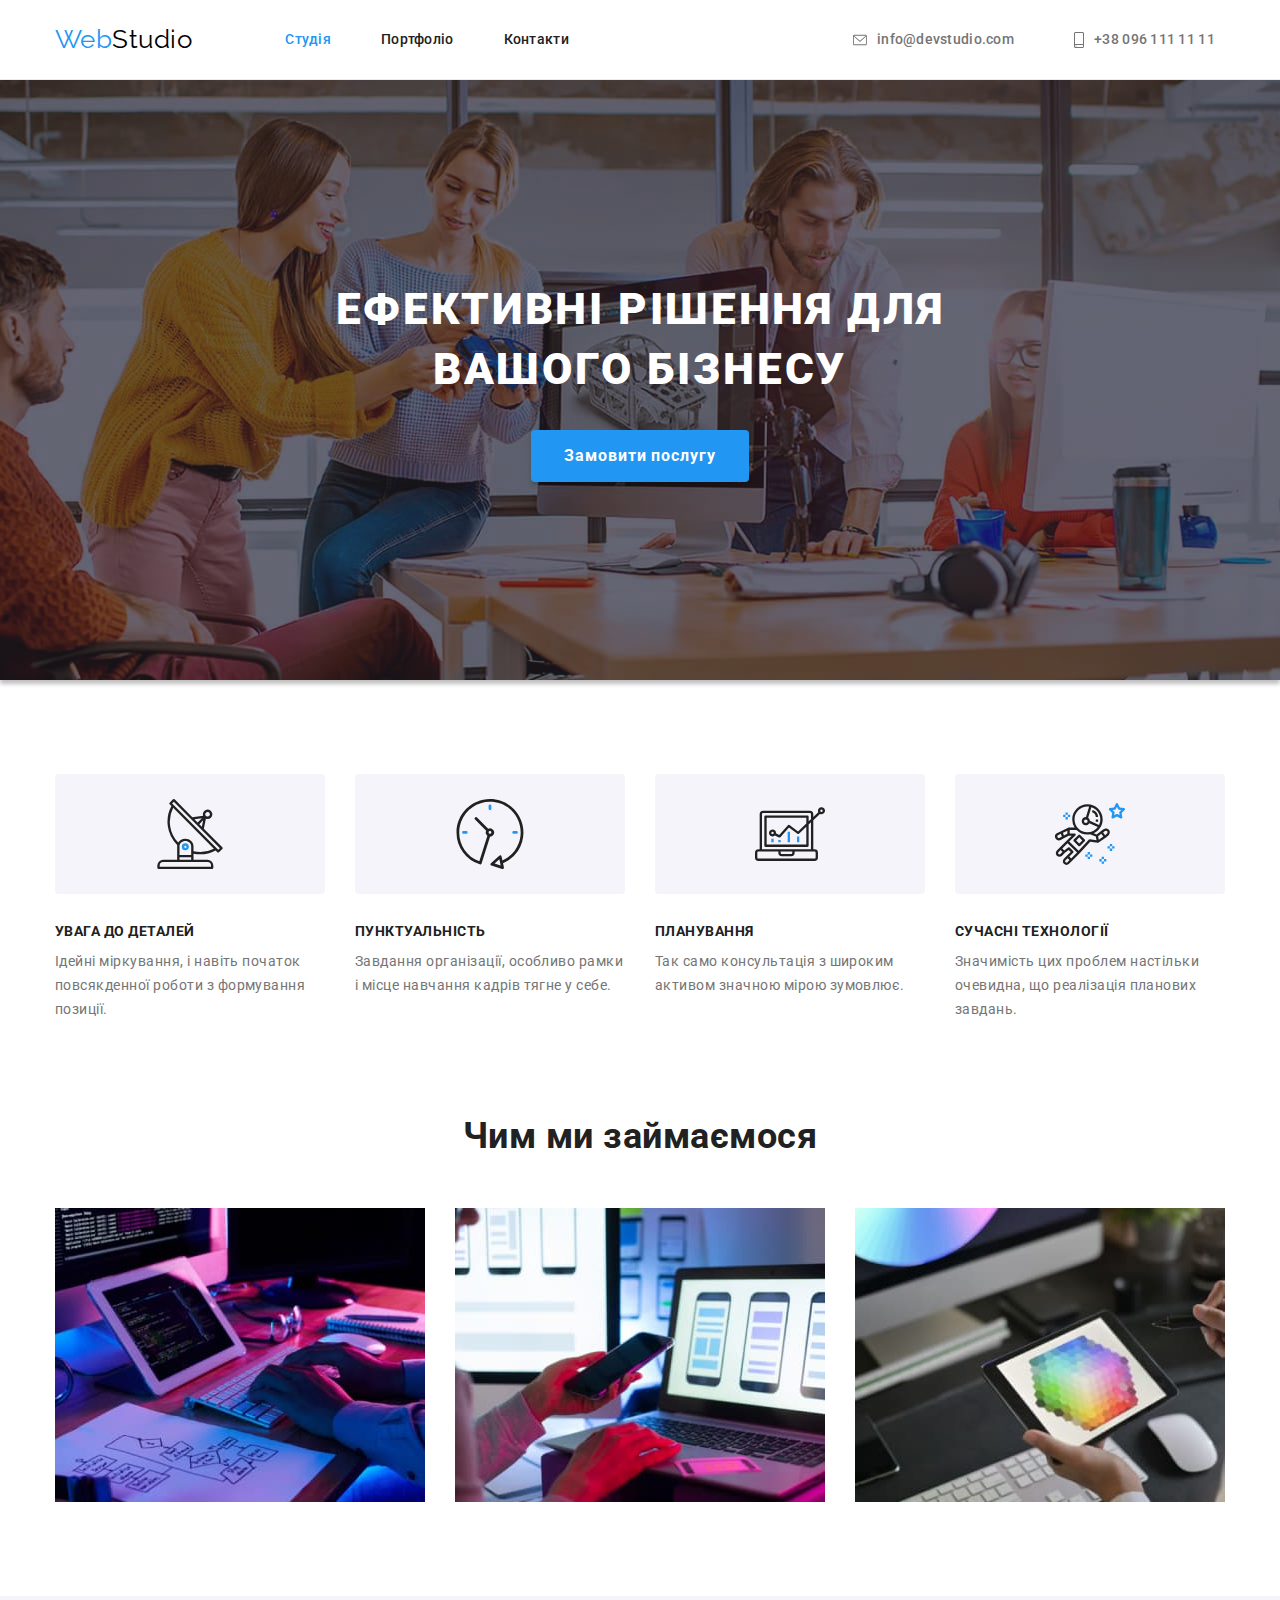
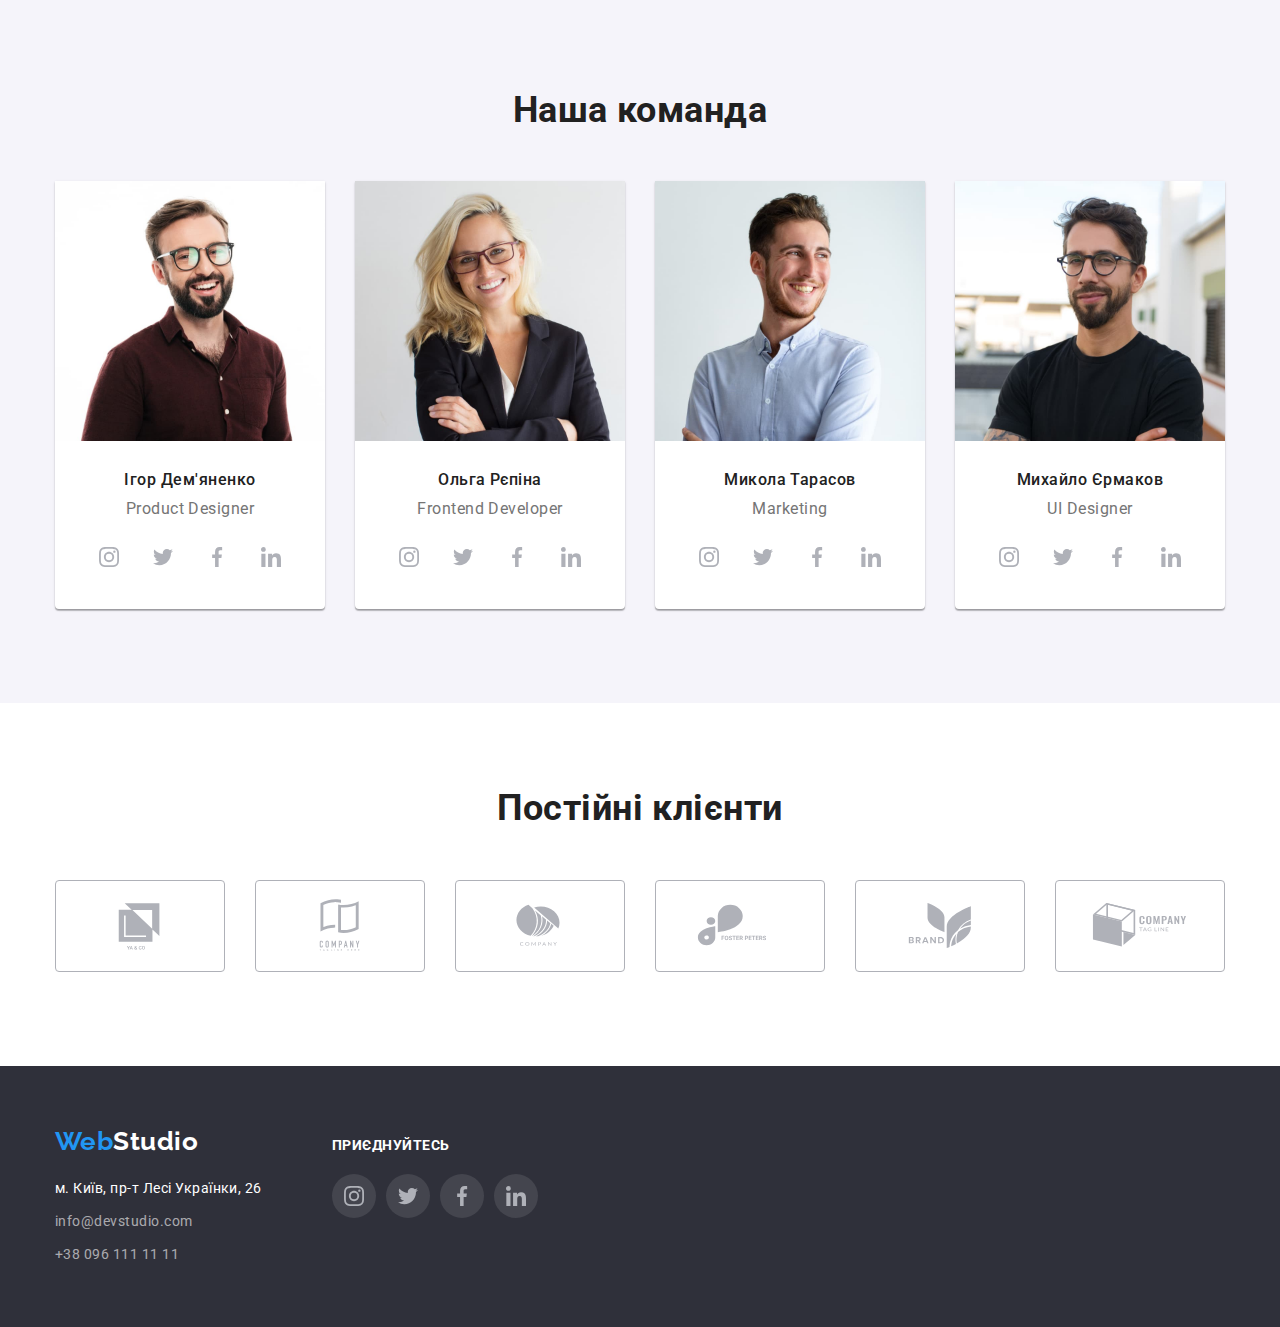
<file: index.html>
<!DOCTYPE html>
<html lang="uk">
  <head>
    <meta charset="UTF-8" />
    <meta http-equiv="X-UA-Compatible" content="IE=edge" />
    <meta name="viewport" content="width=device-width, initial-scale=1.0" />
    <title>Студія</title>
    <link rel="preconnect" href="https://fonts.googleapis.com" />
    <link rel="preconnect" href="https://fonts.gstatic.com" crossorigin />
    <link
      href="https://fonts.googleapis.com/css2?family=Raleway:wght@700&family=Roboto:wght@400;500;700;900&display=swap"
      rel="stylesheet"
    />
    <link
      rel="stylesheet"
      href="https://cdnjs.cloudflare.com/ajax/libs/modern-normalize/1.1.0/modern-normalize.min.css"
    />
    <link rel="stylesheet" href="./css/styles.css" />
  </head>
  <body>
    <!--Section header-->
    <header class="page-header">
      <div class="container">
        <div class="main-site">
          <nav class="main-nav">
            <a href="./index.html" class="logo link"><span class="logo-web">Web</span>Studio</a>
            <ul class="site-nav list">
              <li class="item">
                <a href="./index.html" class="link current">Студія</a>
              </li>
              <li class="item">
                <a href="./portfolio.html" class="link">Портфоліо</a>
              </li>
              <li class="item">
                <a href="" class="link">Контакти</a>
              </li>
            </ul>
          </nav>
          <ul class="auth-nav list">
            <li class="item social-item">
              <a
                href="mailto:info@devstudio.com"
                target="_blank"
                rel="noopener noreferrer nofollow"
                class="auth-social-link link"
                ><svg class="auth-icon" width="16" height="12">
                  <use href="./images/icons.svg#icon-mail"></use>
                </svg>
                info@devstudio.com</a
              >
            </li>
            <li class="item social-item">
              <a
                href="tel:+380961111111"
                target="_blank"
                rel="noopener noreferrer nofollow"
                class="auth-social-link link"
                ><svg class="auth-icon" width="10" height="16">
                  <use href="./images/icons.svg#icon-phone"></use>
                </svg>
                +38 096 111 11 11</a
              >
            </li>
          </ul>
        </div>
      </div>
    </header>
    <!--Section hero-->
    <main>
      <section class="hero section">
        <div class="container">
          <h1 class="hero-title">Ефективні рішення для вашого бізнесу</h1>
          <button type="button" class="hero-button">Замовити послугу</button>
        </div>
      </section>
      <!--Section переваги-->
      <section class="adjectives section">
        <div class="container">
          <h2 class="visually-hidden">Переваги</h2>
          <ul class="adjectives-list list">
            <li class="adjectives-item">
              <div class="adjectives-svg">
                <svg class="adjectives-icon" width="70" height="70">
                  <use href="./images/icons.svg#icon-antenna"></use>
                </svg>
              </div>
              <h3 class="adjectives-title">УВАГА ДО ДЕТАЛЕЙ</h3>
              <p class="adjectives-text">
                Ідейні міркування, і навіть початок повсякденної роботи з формування позиції.
              </p>
            </li>
            <li class="adjectives-item">
              <div class="adjectives-svg">
                <svg class="adjectives-icon" width="70" height="70">
                  <use href="./images/icons.svg#icon-clock"></use>
                </svg>
              </div>
              <h3 class="adjectives-title">ПУНКТУАЛЬНІСТЬ</h3>
              <p class="adjectives-text">
                Завдання організації, особливо рамки і місце навчання кадрів тягне у себе.
              </p>
            </li>
            <li class="adjectives-item">
              <div class="adjectives-svg">
                <svg class="adjectives-icon" width="70" height="70">
                  <use href="./images/icons.svg#icon-diagram"></use>
                </svg>
              </div>
              <h3 class="adjectives-title">ПЛАНУВАННЯ</h3>
              <p class="adjectives-text">
                Так само консультація з широким активом значною мірою зумовлює.
              </p>
            </li>
            <li class="adjectives-item">
              <div class="adjectives-svg">
                <svg class="adjectives-icon" width="70" height="70">
                  <use href="./images/icons.svg#icon-astronaut"></use>
                </svg>
              </div>
              <h3 class="adjectives-title">СУЧАСНІ ТЕХНОЛОГІЇ</h3>
              <p class="adjectives-text">
                Значимість цих проблем настільки очевидна, що реалізація планових завдань.
              </p>
            </li>
          </ul>
        </div>
      </section>
      <!--Section чим ми займаємося-->
      <section class="works section">
        <div class="container">
          <h2 class="works-title">Чим ми займаємося</h2>
          <ul class="works-type list">
            <li class="item">
              <img
                class="photo"
                src="./images/page-studiya/photo-01.jpg"
                alt="людина печатає на клавіатурі"
                width="370"
              />
            </li>
            <li class="item">
              <img
                class="photo"
                src="./images/page-studiya/photo-02.jpg"
                alt="людина тримає в руках телефон"
                width="370"
              />
            </li>
            <li class="item">
              <img
                class="photo"
                src="./images/page-studiya/photo-03.jpg"
                alt="людина обираю колір на девайсі"
                width="370"
              />
            </li>
          </ul>
        </div>
      </section>
      <!--Section наша команда-->
      <section class="team section">
        <div class="container">
          <h2 class="team-title">Наша команда</h2>
          <ul class="team-type list">
            <li class="team-type-item">
              <img
                class="team-photo"
                src="./images/page-studiya/photo-04.jpg"
                alt="хлопець посміхається"
                width="270"
              />
              <h3 class="team-title-name">Ігор Дем'яненко</h3>
              <p class="team-text">Product Designer</p>
              <!--socials elements-->
              <ul class="socials-list list">
                <li class="socials-item">
                  <a
                    class="socials-link"
                    href=""
                    target="_blank"
                    rel="noopener norefferrer"
                    aria-label="Instagram"
                  >
                    <svg class="socials-icon" width="20" height="20">
                      <use href="./images/icons.svg#icon-instagram"></use>
                    </svg>
                  </a>
                </li>
                <li class="socials-item">
                  <a
                    class="socials-link"
                    href=""
                    target="_blank"
                    rel="noopener norefferrer"
                    aria-label="Twitter"
                  >
                    <svg class="socials-icon" width="20" height="20">
                      <use href="./images/icons.svg#icon-twitter"></use>
                    </svg>
                  </a>
                </li>
                <li class="socials-item">
                  <a
                    class="socials-link"
                    href=""
                    target="_blank"
                    rel="noopener norefferrer"
                    aria-label="Facebook"
                  >
                    <svg class="socials-icon" width="20" height="20">
                      <use href="./images/icons.svg#icon-facebook"></use>
                    </svg>
                  </a>
                </li>
                <li class="socials-item">
                  <a
                    class="socials-link"
                    href=""
                    target="_blank"
                    rel="noopener norefferrer"
                    aria-label="Linkedin"
                  >
                    <svg class="socials-icon" width="20" height="20">
                      <use href="./images/icons.svg#icon-linkedin"></use>
                    </svg>
                  </a>
                </li>
              </ul>
            </li>
            <li class="team-type-item">
              <img
                class="team-photo"
                src="./images/page-studiya/photo-05.jpg"
                alt="дівчина посміхається"
                width="270"
              />
              <h3 class="team-title-name">Ольга Рєпіна</h3>
              <p class="team-text">Frontend Developer</p>
              <!--socials elements-->
              <ul class="socials-list list">
                <li class="socials-item">
                  <a
                    class="socials-link"
                    href=""
                    target="_blank"
                    rel="noopener norefferrer"
                    aria-label="Instagram"
                  >
                    <svg class="socials-icon" width="20" height="20">
                      <use href="./images/icons.svg#icon-instagram"></use>
                    </svg>
                  </a>
                </li>
                <li class="socials-item">
                  <a
                    class="socials-link"
                    href=""
                    target="_blank"
                    rel="noopener norefferrer"
                    aria-label="Twitter"
                  >
                    <svg class="socials-icon" width="20" height="20">
                      <use href="./images/icons.svg#icon-twitter"></use>
                    </svg>
                  </a>
                </li>
                <li class="socials-item">
                  <a
                    class="socials-link"
                    href=""
                    target="_blank"
                    rel="noopener norefferrer"
                    aria-label="Facebook"
                  >
                    <svg class="socials-icon" width="20" height="20">
                      <use href="./images/icons.svg#icon-facebook"></use>
                    </svg>
                  </a>
                </li>
                <li class="socials-item">
                  <a
                    class="socials-link"
                    href=""
                    target="_blank"
                    rel="noopener norefferrer"
                    aria-label="Linkedin"
                  >
                    <svg class="socials-icon" width="20" height="20">
                      <use href="./images/icons.svg#icon-linkedin"></use>
                    </svg>
                  </a>
                </li>
              </ul>
            </li>
            <li class="team-type-item">
              <img
                class="team-photo"
                src="./images/page-studiya/photo-06.jpg"
                alt="хлопець посміхається"
                width="270"
              />
              <h3 class="team-title-name">Микола Тарасов</h3>
              <p class="team-text">Marketing</p>
              <!--socials elements-->
              <ul class="socials-list list">
                <li class="socials-item">
                  <a
                    class="socials-link"
                    href=""
                    target="_blank"
                    rel="noopener norefferrer"
                    aria-label="Instagram"
                  >
                    <svg class="socials-icon" width="20" height="20">
                      <use href="./images/icons.svg#icon-instagram"></use>
                    </svg>
                  </a>
                </li>
                <li class="socials-item">
                  <a
                    class="socials-link"
                    href=""
                    target="_blank"
                    rel="noopener norefferrer"
                    aria-label="Twitter"
                  >
                    <svg class="socials-icon" width="20" height="20">
                      <use href="./images/icons.svg#icon-twitter"></use>
                    </svg>
                  </a>
                </li>
                <li class="socials-item">
                  <a
                    class="socials-link"
                    href=""
                    target="_blank"
                    rel="noopener norefferrer"
                    aria-label="Facebook"
                  >
                    <svg class="socials-icon" width="20" height="20">
                      <use href="./images/icons.svg#icon-facebook"></use>
                    </svg>
                  </a>
                </li>
                <li class="socials-item">
                  <a
                    class="socials-link"
                    href=""
                    target="_blank"
                    rel="noopener norefferrer"
                    aria-label="Linkedin"
                  >
                    <svg class="socials-icon" width="20" height="20">
                      <use href="./images/icons.svg#icon-linkedin"></use>
                    </svg>
                  </a>
                </li>
              </ul>
            </li>
            <li class="team-type-item">
              <img
                class="team-photo"
                src="./images/page-studiya/photo-07.jpg"
                alt="хлопець посміхається"
                width="270"
              />
              <h3 class="team-title-name">Михайло Єрмаков</h3>
              <p class="team-text">UI Designer</p>
              <!--socials elements-->
              <ul class="socials-list list">
                <li class="socials-item">
                  <a
                    class="socials-link"
                    href=""
                    target="_blank"
                    rel="noopener norefferrer"
                    aria-label="Instagram"
                  >
                    <svg class="socials-icon" width="20" height="20">
                      <use href="./images/icons.svg#icon-instagram"></use>
                    </svg>
                  </a>
                </li>
                <li class="socials-item">
                  <a
                    class="socials-link"
                    href=""
                    target="_blank"
                    rel="noopener norefferrer"
                    aria-label="Twitter"
                  >
                    <svg class="socials-icon" width="20" height="20">
                      <use href="./images/icons.svg#icon-twitter"></use>
                    </svg>
                  </a>
                </li>
                <li class="socials-item">
                  <a
                    class="socials-link"
                    href=""
                    target="_blank"
                    rel="noopener norefferrer"
                    aria-label="Facebook"
                  >
                    <svg class="socials-icon" width="20" height="20">
                      <use href="./images/icons.svg#icon-facebook"></use>
                    </svg>
                  </a>
                </li>
                <li class="socials-item">
                  <a
                    class="socials-link"
                    href=""
                    target="_blank"
                    rel="noopener norefferrer"
                    aria-label="Linkedin"
                  >
                    <svg class="socials-icon" width="20" height="20">
                      <use href="./images/icons.svg#icon-linkedin"></use>
                    </svg>
                  </a>
                </li>
              </ul>
              <!--socials elements-->
            </li>
          </ul>
        </div>
      </section>
      <!--section clients-->
      <section class="clients section">
        <div class="container">
          <h2 class="clients-title">Постійні клієнти</h2>
          <ul class="clients-list list">
            <li class="clients-item">
              <a class="clients-link" href="">
                <svg class="clients-icon" width="106" height="60">
                  <use href="./images/icons.svg#icon-client-1"></use>
                </svg>
              </a>
            </li>
            <li class="clients-item">
              <a class="clients-link" href="">
                <svg class="clients-icon" width="106" height="60">
                  <use href="./images/icons.svg#icon-client-2"></use>
                </svg>
              </a>
            </li>
            <li class="clients-item">
              <a class="clients-link" href="">
                <svg class="clients-icon" width="106" height="60">
                  <use href="./images/icons.svg#icon-client-3"></use>
                </svg>
              </a>
            </li>
            <li class="clients-item">
              <a class="clients-link" href="">
                <svg class="clients-icon" width="106" height="60">
                  <use href="./images/icons.svg#icon-client-4"></use>
                </svg>
              </a>
            </li>
            <li class="clients-item">
              <a class="clients-link" href="">
                <svg class="clients-icon" width="106" height="60">
                  <use href="./images/icons.svg#icon-client-5"></use>
                </svg>
              </a>
            </li>
            <li class="clients-item">
              <a class="clients-link" href="">
                <svg class="clients-icon" width="106" height="60">
                  <use href="./images/icons.svg#icon-client-6"></use>
                </svg>
              </a>
            </li>
          </ul>
        </div>
      </section>
    </main>
    <footer class="footer">
      <div class="container">
        <div class="footer-wrapper">
          <div class="footer-address">
            <a href="./index.html" class="footer-logo link"
              ><span class="footer-logo-web">Web</span>Studio</a
            >
            <address class="address">
              <ul class="address-list list">
                <li class="adress-list-item">
                  <a
                    class="address-text link"
                    href="https://goo.gl/maps/JUPpin5RbH5UVB4i6"
                    target="_blank"
                    rel="noopener noreferrer"
                  >
                    м. Київ, пр-т Лесі Українки, 26</a
                  >
                </li>
                <li class="adress-list-item">
                  <a
                    class="address-mail link"
                    href="mailto:info@devstudio.com"
                    target="_blank"
                    rel="noopener noreferrer nofollow"
                    >info@devstudio.com</a
                  >
                </li>
                <li class="adress-list-item">
                  <a
                    class="address-tel link"
                    href="tel:+380961111111"
                    target="_blank"
                    rel="noopener noreferrer nofollow"
                    >+38 096 111 11 11</a
                  >
                </li>
              </ul>
            </address>
          </div>
          <div class="footer-icon">
            <h3 class="footer-subtitle">приєднуйтесь</h3>
            <ul class="socials-list list">
              <li class="socials-item">
                <a
                  class="socials-link icon-dark-bg"
                  href=""
                  target="_blank"
                  rel="noopener norefferrer"
                  aria-label="Instagram"
                >
                  <svg class="socials-icon" width="20" height="20">
                    <use href="./images/icons.svg#icon-instagram"></use>
                  </svg>
                </a>
              </li>
              <li class="socials-item">
                <a
                  class="socials-link icon-dark-bg"
                  href=""
                  target="_blank"
                  rel="noopener norefferrer"
                  aria-label="Twitter"
                >
                  <svg class="socials-icon" width="20" height="20">
                    <use href="./images/icons.svg#icon-twitter"></use>
                  </svg>
                </a>
              </li>
              <li class="socials-item">
                <a
                  class="socials-link icon-dark-bg"
                  href=""
                  target="_blank"
                  rel="noopener norefferrer"
                  aria-label="Facebook"
                >
                  <svg class="socials-icon" width="20" height="20">
                    <use href="./images/icons.svg#icon-facebook"></use>
                  </svg>
                </a>
              </li>
              <li class="socials-item">
                <a
                  class="socials-link icon-dark-bg"
                  href=""
                  target="_blank"
                  rel="noopener norefferrer"
                  aria-label="Linkedin"
                >
                  <svg class="socials-icon" width="20" height="20">
                    <use href="./images/icons.svg#icon-linkedin"></use>
                  </svg>
                </a>
              </li>
            </ul>
          </div>
        </div>
      </div>
    </footer>
  </body>
</html>
</file>
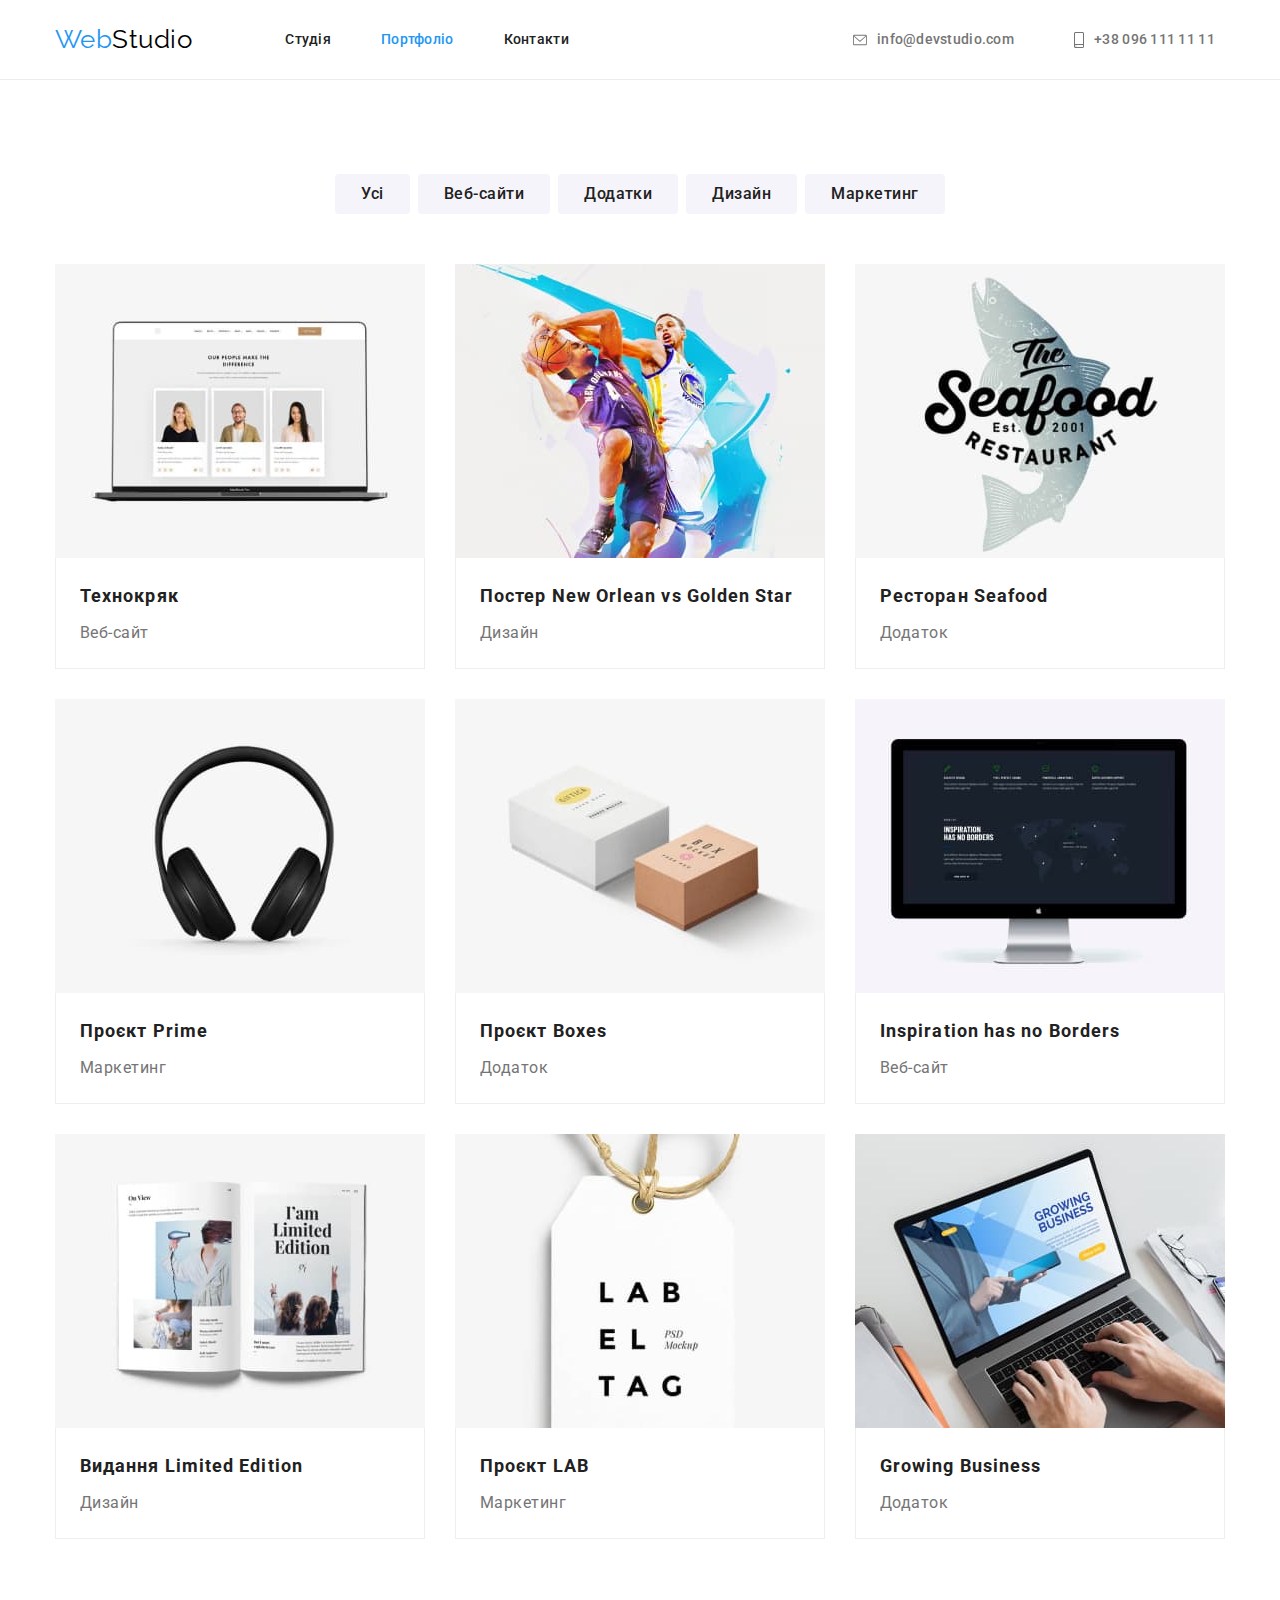
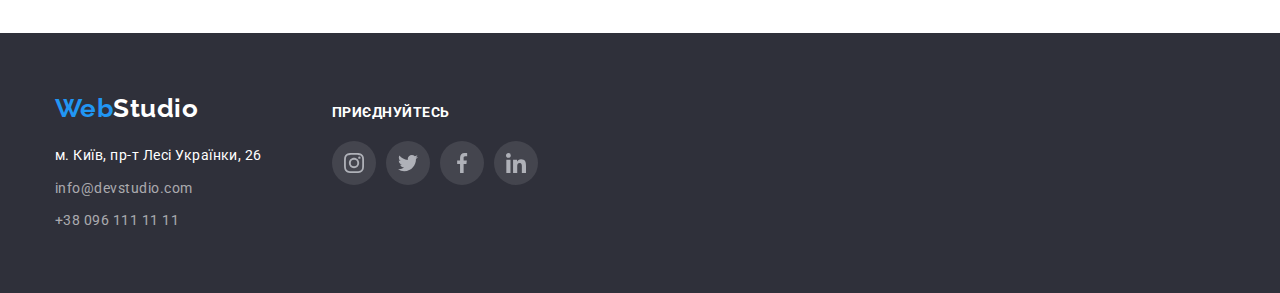
<file: portfolio.html>
<!DOCTYPE html>
<html lang="uk">
  <head>
    <meta charset="UTF-8" />
    <meta http-equiv="X-UA-Compatible" content="IE=edge" />
    <meta name="viewport" content="width=device-width, initial-scale=1.0" />
    <title>Портфоліо</title>
    <link rel="preconnect" href="https://fonts.googleapis.com" />
    <link rel="preconnect" href="https://fonts.gstatic.com" crossorigin />
    <link
      href="https://fonts.googleapis.com/css2?family=Raleway:wght@700&family=Roboto:wght@400;500;700;900&display=swap"
      rel="stylesheet"
    />
    <link
      rel="stylesheet"
      href="https://cdnjs.cloudflare.com/ajax/libs/modern-normalize/1.1.0/modern-normalize.min.css"
    />
    <link rel="stylesheet" href="./css/styles.css" />
  </head>
  <body>
    <!--Section header-->
    <header class="page-header">
      <div class="container">
        <div class="main-site">
          <nav class="main-nav">
            <a href="./index.html" class="logo link"><span class="logo-web">Web</span>Studio</a>
            <ul class="site-nav list">
              <li class="item">
                <a href="./index.html" class="link">Студія</a>
              </li>
              <li class="item">
                <a href="./portfolio.html" class="link current">Портфоліо</a>
              </li>
              <li class="item">
                <a href="#" class="link">Контакти</a>
              </li>
            </ul>
          </nav>
          <ul class="auth-nav list">
            <li class="item social-item">
              <a
                href="mailto:info@devstudio.com"
                target="_blank"
                rel="noopener noreferrer nofollow"
                class="auth-social-link link"
                ><svg class="auth-icon" width="16" height="12">
                  <use href="./images/icons.svg#icon-mail"></use>
                </svg>
                info@devstudio.com</a
              >
            </li>
            <li class="item social-item">
              <a
                href="tel:+380961111111"
                target="_blank"
                rel="noopener noreferrer nofollow"
                class="auth-social-link link"
                ><svg class="auth-icon" width="10" height="16">
                  <use href="./images/icons.svg#icon-phone"></use>
                </svg>
                +38 096 111 11 11</a
              >
            </li>
          </ul>
        </div>
      </div>
    </header>
    <!--Section main-->
    <main>
      <!--Section proposition-->
      <section class="proposition section">
        <div class="container">
          <h1 class="visually-hidden">Види послуг</h1>
          <ul class="button-list list">
            <li class="item">
              <button type="button" class="btn">Усі</button>
            </li>
            <li class="item">
              <button type="button" class="btn">Веб-сайти</button>
            </li>
            <li class="item">
              <button type="button" class="btn">Додатки</button>
            </li>
            <li class="item">
              <button type="button" class="btn">Дизайн</button>
            </li>
            <li class="item">
              <button type="button" class="btn">Маркетинг</button>
            </li>
          </ul>
          <ul class="proposition-list list">
            <li class="proposition-item">
              <a href="#" class="proposition-link link">
                <img
                  class="proposition-img"
                  src="./images/page-portfolio/web-page.jpg"
                  alt="приклад сторінки сайту"
                  width="370"
                />
                <div class="proposition-border">
                  <div class="border-cards link">
                    <h2 class="proposition-title">Технокряк</h2>
                  </div>
                  <div class="border-cards link">
                    <p class="proposition-text">Веб-сайт</p>
                  </div>
                </div>
              </a>
            </li>
            <li class="proposition-item">
              <a href="#" class="proposition-link link">
                <img
                  class="proposition-img"
                  src="./images/page-portfolio/poster-ph.jpg"
                  alt="приклад сторінки сайту"
                  width="370"
                />
                <div class="proposition-border">
                  <div class="border-cards link">
                    <h2 class="proposition-title">Постер New Orlean vs Golden Star</h2>
                  </div>
                  <div class="border-cards link">
                    <p class="proposition-text">Дизайн</p>
                  </div>
                </div>
              </a>
            </li>
            <li class="proposition-item">
              <a href="#" class="proposition-link link">
                <img
                  class="proposition-img"
                  src="./images/page-portfolio/emblem-ph.jpg"
                  alt="приклад сторінки сайту"
                  width="370"
                />
                <div class="proposition-border">
                  <div class="border-cards link">
                    <h2 class="proposition-title">Ресторан Seafood</h2>
                  </div>
                  <div class="border-cards link">
                    <p class="proposition-text">Додаток</p>
                  </div>
                </div>
              </a>
            </li>
            <li class="proposition-item">
              <a href="#" class="proposition-link link">
                <img
                  class="proposition-img"
                  src="./images/page-portfolio/headphones-ph.jpg"
                  alt="приклад сторінки сайту"
                  width="370"
                />
                <div class="proposition-border">
                  <div class="border-cards link">
                    <h2 class="proposition-title">Проєкт Prime</h2>
                  </div>
                  <div class="border-cards link">
                    <p class="proposition-text">Маркетинг</p>
                  </div>
                </div>
              </a>
            </li>
            <li class="proposition-item">
              <a href="#" class="proposition-link link">
                <img
                  class="proposition-img"
                  src="./images/page-portfolio/boxes-ph.jpg"
                  alt="приклад сторінки сайту"
                  width="370"
                />
                <div class="proposition-border">
                  <div class="border-cards link">
                    <h2 class="proposition-title">Проєкт Boxes</h2>
                  </div>
                  <div class="border-cards link">
                    <p class="proposition-text">Додаток</p>
                  </div>
                </div>
              </a>
            </li>
            <li class="proposition-item">
              <a href="#" class="proposition-link link">
                <img
                  class="proposition-img"
                  src="./images/page-portfolio/screen-ph.jpg"
                  alt="приклад сторінки сайту"
                  width="370"
                />
                <div class="proposition-border">
                  <div class="border-cards link">
                    <h2 class="proposition-title">Inspiration has no Borders</h2>
                  </div>
                  <div class="border-cards link">
                    <p class="proposition-text">Веб-сайт</p>
                  </div>
                </div>
              </a>
            </li>
            <li class="proposition-item">
              <a href="#" class="proposition-link link">
                <img
                  class="proposition-img"
                  src="./images/page-portfolio/magazine-ph.jpg"
                  alt="приклад сторінки сайту"
                  width="370"
                />
                <div class="proposition-border">
                  <div class="border-cards link">
                    <h2 class="proposition-title">Видання Limited Edition</h2>
                  </div>
                  <div class="border-cards link">
                    <p class="proposition-text">Дизайн</p>
                  </div>
                </div>
              </a>
            </li>
            <li class="proposition-item">
              <a href="#" class="proposition-link link">
                <img
                  class="proposition-img"
                  src="./images/page-portfolio/label-ph.jpg"
                  alt="приклад сторінки сайту"
                  width="370"
                />
                <div class="proposition-border">
                  <div class="border-cards link">
                    <h2 class="proposition-title">Проєкт LAB</h2>
                  </div>
                  <div class="border-cards link">
                    <p class="proposition-text">Маркетинг</p>
                  </div>
                </div>
              </a>
            </li>
            <li class="proposition-item">
              <a href="#" class="proposition-link link">
                <img
                  class="proposition-img"
                  src="./images/page-portfolio/laptop-ph.jpg"
                  alt="приклад сторінки сайту"
                  width="370"
                />
                <div class="proposition-border">
                  <div class="border-cards link">
                    <h2 class="proposition-title">Growing Business</h2>
                  </div>
                  <div class="border-cards link">
                    <p class="proposition-text">Додаток</p>
                  </div>
                </div>
              </a>
            </li>
          </ul>
        </div>
      </section>
    </main>
    <footer class="footer">
      <div class="container">
        <div class="footer-wrapper">
          <div class="footer-address">
            <a href="./portfolio.html" class="footer-logo link"
              ><span class="footer-logo-web">Web</span>Studio</a
            >
            <address class="address">
              <ul class="address-list list">
                <li class="adress-list-item">
                  <a
                    class="address-text link"
                    href="https://goo.gl/maps/JUPpin5RbH5UVB4i6"
                    target="_blank"
                    rel="noopener noreferrer"
                  >
                    м. Київ, пр-т Лесі Українки, 26</a
                  >
                </li>
                <li class="adress-list-item">
                  <a
                    class="address-mail link"
                    href="mailto:info@devstudio.com"
                    target="_blank"
                    rel="noopener noreferrer nofollow"
                    >info@devstudio.com</a
                  >
                </li>
                <li class="adress-list-item">
                  <a
                    class="address-tel link"
                    href="tel:+380961111111"
                    target="_blank"
                    rel="noopener noreferrer nofollow"
                    >+38 096 111 11 11</a
                  >
                </li>
              </ul>
            </address>
          </div>
          <div class="footer-icon">
            <h3 class="footer-subtitle">приєднуйтесь</h3>
            <ul class="socials-list list">
              <li class="socials-item">
                <a
                  class="socials-link icon-dark-bg"
                  href=""
                  target="_blank"
                  rel="noopener norefferrer"
                  aria-label="Instagram"
                >
                  <svg class="socials-icon" width="20" height="20">
                    <use href="./images/icons.svg#icon-instagram"></use>
                  </svg>
                </a>
              </li>
              <li class="socials-item">
                <a
                  class="socials-link icon-dark-bg"
                  href=""
                  target="_blank"
                  rel="noopener norefferrer"
                  aria-label="Twitter"
                >
                  <svg class="socials-icon" width="20" height="20">
                    <use href="./images/icons.svg#icon-twitter"></use>
                  </svg>
                </a>
              </li>
              <li class="socials-item">
                <a
                  class="socials-link icon-dark-bg"
                  href=""
                  target="_blank"
                  rel="noopener norefferrer"
                  aria-label="Facebook"
                >
                  <svg class="socials-icon" width="20" height="20">
                    <use href="./images/icons.svg#icon-facebook"></use>
                  </svg>
                </a>
              </li>
              <li class="socials-item">
                <a
                  class="socials-link icon-dark-bg"
                  href=""
                  target="_blank"
                  rel="noopener norefferrer"
                  aria-label="Linkedin"
                >
                  <svg class="socials-icon" width="20" height="20">
                    <use href="./images/icons.svg#icon-linkedin"></use>
                  </svg>
                </a>
              </li>
            </ul>
          </div>
        </div>
      </div>
    </footer>
  </body>
</html>
</file>
<file: css/styles.css>
/*html {
  box-sizing: border-box;
}

*,
*::before,
*::after {
  box-sizing: inherit;
}*/
:root {
  --primary-text-color: #757575;
  --secondary-text-color: #212121;
  --accent-text-color: #2196f3;
  --white-text-color: #ffffff;
  --black-text-color: #000000;
  --primary-background-color: #ffffff;
  --secondary-background-color: #f5f4fa;
  --accent-background-color: #2196f3;
  --footer-background-color: #2f303a;
  --logo-font-family: 'Raleway', 'cursive';
}
body {
  background-color: var(--primary-background-color);
  color: var(--primary-text-color);
  font-family: 'Roboto', sans-serif;
  font-style: normal;
  font-weight: 400;
  letter-spacing: 0.03em;
}
.container {
  width: 1200px;
  margin: 0 auto;
  padding-left: 15px;
  padding-right: 15px;
  /* outline: 1px dotted red; */
}
.section {
  padding-top: 94px;
  padding-bottom: 94px;
  margin-top: 0px;
  margin-bottom: 0px;
  /*outline: 1px dashed red;*/
}
h1,
h2,
h3,
h4,
h5,
h6,
ul,
p {
  padding: 0 0;
  margin: 0 0;
}
/* ----- section header -------*/
.list {
  list-style: none;
}
.link {
  display: block;
  text-decoration: none;
}
.link:hover,
.link:focus {
  color: var(--accent-text-color);
}
.page-header {
  height: 80px;
  border-bottom: 1px solid #ececec;
}
.logo {
  margin-right: 93px;
  padding-top: 24px;
  padding-bottom: 25px;
  color: var(--black-text-color);
  font-family: var(--logo-font-family);
  font-size: 26px;
  line-height: 1.2;
}
.logo-web {
  color: var(--accent-text-color);
}

.main-site {
  display: flex;
  align-items: center;
}
.main-nav {
  display: flex;
  align-items: center;
}
.site-nav {
  display: flex;
}
.site-nav .item {
  margin-right: 50px;
}
.site-nav .item:last-child {
  margin-right: 0px;
}
.site-nav .link {
  display: block;
  padding: 32px 0px;

  color: var(--secondary-text-color);
  font-weight: 500;
  font-size: 14px;
  line-height: 1.14;
  letter-spacing: 0.02em;
}
.site-nav .link:hover,
.site-nav .link:focus {
  color: var(--accent-text-color);
}
.site-nav .link.current {
  color: var(--accent-text-color);
}
.auth-nav {
  display: flex;
  align-items: center;
  margin-left: auto;
}
.auth-nav .item + .item {
  margin-left: 50px;
}
.auth-social-link {
  display: flex;
  padding: 32px 0px;
  align-items: center;
  justify-content: center;
  width: 161px;
  height: 16px;
  color: var(--primary-text-color);
  font-weight: 500;
  font-size: 14px;
  line-height: 1.14;
  letter-spacing: 0.02em;
}
.auth-icon {
  margin-right: 10px;
  fill: currentColor;
}
.auth-social-link:hover,
.auth-social-link:focus {
  color: var(--accent-text-color);
}
/*-------- section hero ----------*/
.hero {
  margin-left: auto;
  margin-right: auto;
  padding-top: 200px;
  padding-bottom: 200px;
  max-width: 1600px;
  height: 600px;
  text-align: center;
  background-color: #c4c4c4;
  background-image: linear-gradient(rgba(49, 47, 58, 0.4), rgba(49, 47, 58, 0.4)),
    url(../images/page-studiya/bg-hero.jpg);
  box-shadow: 0px 4px 4px rgba(0, 0, 0, 0.25);
  background-repeat: no-repeat;
  background-position: center;
  background-size: cover;
}
.hero-title {
  width: 696px;
  margin: auto;

  color: var(--white-text-color);
  font-weight: 900;
  font-size: 44px;
  line-height: 1.36;
  letter-spacing: 0.06em;
  text-transform: uppercase;
}
.hero-button {
  display: inline-block;
  margin-top: 30px;
  min-width: 216px;
  padding: 10px 32px;

  color: var(--white-text-color);
  font-family: inherit;
  font-weight: 700;
  font-size: 16px;
  line-height: 1.87;
  letter-spacing: 0.06em;
  text-align: center;
  background: var(--accent-background-color);
  box-shadow: 0px 4px 4px rgba(0, 0, 0, 0.15);
  border: 1px solid transparent;
  border-radius: 4px;
}

.hero-button:hover,
.hero-button:focus,
.hero-button:active {
  cursor: pointer;
  background: #188ce8;
}

/* -----section adjectives-----*/
.visually-hidden {
  position: absolute;
  white-space: nowrap;
  width: 1px;
  height: 1px;
  overflow: hidden;
  border: 0;
  padding: 0;
  clip: rect(0 0 0 0);
  clip-path: inset(50%);
  margin: -1px;
}
.adjectives {
  padding-bottom: 0;
}
.adjectives-list {
  display: flex;
}
.adjectives-item {
  display: flex;
  flex-direction: column;
  flex-wrap: wrap;
  width: 270px;
}
.adjectives-svg {
  display: flex;
  margin-bottom: 30px;
  justify-content: center;
  align-items: center;
  width: 270px;
  height: 120px;
  background: #f5f4fa;
  border-radius: 4px;
}
.adjectives-item:not(:last-child) {
  margin-right: 30px;
}
.adjectives-title {
  margin-bottom: 10px;
  color: var(--secondary-text-color);
  font-weight: 700;
  font-size: 14px;
  line-height: 1.14;
  text-transform: uppercase;
}
.adjectives-text {
  font-size: 14px;
  line-height: 1.71;
}
/* -------------sectiong works---------*/
.photo {
  display: block;
  margin-bottom: 0;
  padding-bottom: 0;
}
img {
  display: block;
}
.works-title,
.team-title,
.clients-title {
  font-weight: 700;
  font-size: 36px;
  line-height: 1.16;
  text-align: center;
  color: var(--secondary-text-color);
}
.works-type {
  display: flex;
  margin-top: 50px;
}
.works-type .item {
  display: flex;
}
.works-type .item + .item {
  margin-left: 30px;
}

/* -------------sectiong team---------*/
.team {
  background-color: var(--secondary-background-color);
}
.team-type {
  display: flex;
}
.team-type-item {
  display: flex;
  margin-top: 50px;
  flex-direction: column;
  align-items: center;

  background: #ffffff;
  box-shadow: 0px 1px 3px rgba(0, 0, 0, 0.12), 0px 1px 1px rgba(0, 0, 0, 0.14),
    0px 2px 1px rgba(0, 0, 0, 0.2);
  border-radius: 0px 0px 4px 4px;
}
.team-type-item:not(:last-child) {
  margin-right: 30px;
}
.team-photo {
  margin-bottom: 30px;
}
.team-title-name {
  margin-bottom: 10px;
  color: var(--secondary-text-color);
  font-weight: 500;
  font-size: 16px;
  line-height: 1.18;
}
.team-text {
  margin-bottom: 16px;
  font-size: 16px;
  line-height: 1.18;
}
.socials-list {
  display: flex;
  justify-content: center;
  gap: 10px;
  margin-bottom: 30px;
}
.socials-link {
  display: flex;
  justify-content: center;
  align-items: center;
  width: 44px;
  height: 44px;
  color: #afb1b8;
  border-radius: 50%;
  background-color: transparent;
}
.socials-icon {
  fill: currentColor;
}
.socials-link:hover,
.socials-link:focus {
  color: white;
  background-color: #2196f3;
}

/* --------section clients------  */
.clients {
  padding-top: 85px;
}
.clients-list {
  display: flex;
  margin-top: 50px;
}
.clients-item {
  display: flex;
}
.clients-item:not(:last-child) {
  margin-right: 30px;
  color: #afb1b8;
}
.clients-link {
  display: flex;
  width: 170px;
  height: 92px;
  justify-content: center;
  align-items: center;
  color: #afb1b8;
  border: 1px solid #afb1b8;
  border-radius: 4px;
}
.clients-link:hover,
.clients-link:focus {
  color: #2196f3;
  border: 1px solid #2196f3;
  border-radius: 4px;
}

.clients-icon {
  fill: #afb1b8;
}
.clients-icon:hover,
.clients-icon:focus {
  fill: var(--accent-text-color);
}

/* --------------footer-------------*/
.footer-wrapper {
  display: flex;
  align-items: baseline;
}
.footer-address {
  margin-right: 70px;
}
.footer {
  padding-top: 60px;
  padding-bottom: 60px;
  background-color: var(--footer-background-color);
}
.footer-logo {
  margin-bottom: 20px;

  font-family: var(--logo-font-family);
  font-weight: 700;
  font-size: 26px;
  line-height: 1.19;
  color: var(--white-text-color);
}
.footer-logo-web {
  color: var(--accent-text-color);
}
.address {
  font-style: normal;
  font-size: 14px;
  line-height: 1.71;
}
.address-text {
  color: var(--white-text-color);
  display: block;
}
.adress-list-item {
  margin-bottom: 9px;
}
.adress-list-item:last-child {
  margin: 0px;
}
.address-mail,
.address-tel {
  color: rgba(255, 255, 255, 0.6);
}
.footer-icon {
  display: flex;
  flex-direction: column;
  align-items: flex-start;
}
.icon-dark-bg {
  background-color: rgba(255, 255, 255, 0.1);
}
.footer-subtitle {
  margin-bottom: 20px;
  font-weight: 700;
  font-size: 14px;
  line-height: 1.14;
  text-transform: uppercase;
  color: var(--white-text-color);
}
/* ---------portfolio page---------*/
.btn {
  display: block;
  padding: 6px 25px;
  font-family: inherit;
  font-style: inherit;
  font-weight: 500;
  font-size: 16px;
  line-height: 1.62;
  text-align: center;
  letter-spacing: inherit;
  cursor: pointer;
  color: var(--secondary-text-color);
  background: var(--secondary-background-color);
  border-radius: 4px;
  border: 1px solid transparent;
}
.btn:hover,
.btn:focus,
.btn:active {
  display: block;
  font-family: inherit;
  font-style: inherit;
  font-weight: 500;
  font-size: 16px;
  line-height: 1.62;
  text-align: center;
  letter-spacing: inherit;
  cursor: pointer;
  color: var(--white-text-color);
  background: var(--accent-background-color);
  box-shadow: 0px 3px 1px rgba(0, 0, 0, 0.1), 0px 1px 2px rgba(0, 0, 0, 0.08),
    0px 2px 2px rgba(0, 0, 0, 0.12);
  border-radius: 4px;
  border: 1px solid transparent;
}
.button-list .item {
  display: flex;
  flex-direction: column;
}
.button-list .item + .item {
  margin-left: 8px;
  padding-bottom: 16px;
}
.button-list {
  display: flex;
  justify-content: center;
  margin-bottom: 34px;
}
.proposition-list {
  display: flex;
  flex-wrap: wrap;
  gap: 30px;
}
.proposition-link {
  display: flex;
  flex-direction: column;
  align-items: flex-start;
}
.proposition-link:hover,
.proposition-link:focus {
  box-shadow: 0px 1px 1px rgba(0, 0, 0, 0.12), 0px 4px 4px rgba(0, 0, 0, 0.06),
    1px 4px 6px rgba(0, 0, 0, 0.16);
}
.proposition-border:nth-last-child(-n + 3) {
  margin-bottom: 0;
}
.proposition-border {
  width: 370px;
  border: 1px solid #eee;
  border-top: 0;
}
.proposition-title {
  margin-left: 24px;
  margin-right: 24px;
  padding-top: 20px;
  margin-bottom: 4px;
  font-weight: 700;
  font-size: 18px;
  line-height: 2;
  letter-spacing: 0.06em;
  color: var(--secondary-text-color);
}
.proposition-text {
  margin-bottom: 20px;
  margin-left: 24px;
  margin-right: 24px;
  font-size: 16px;
  line-height: 1.87;
  color: var(--primary-text-color);
}
</file>
